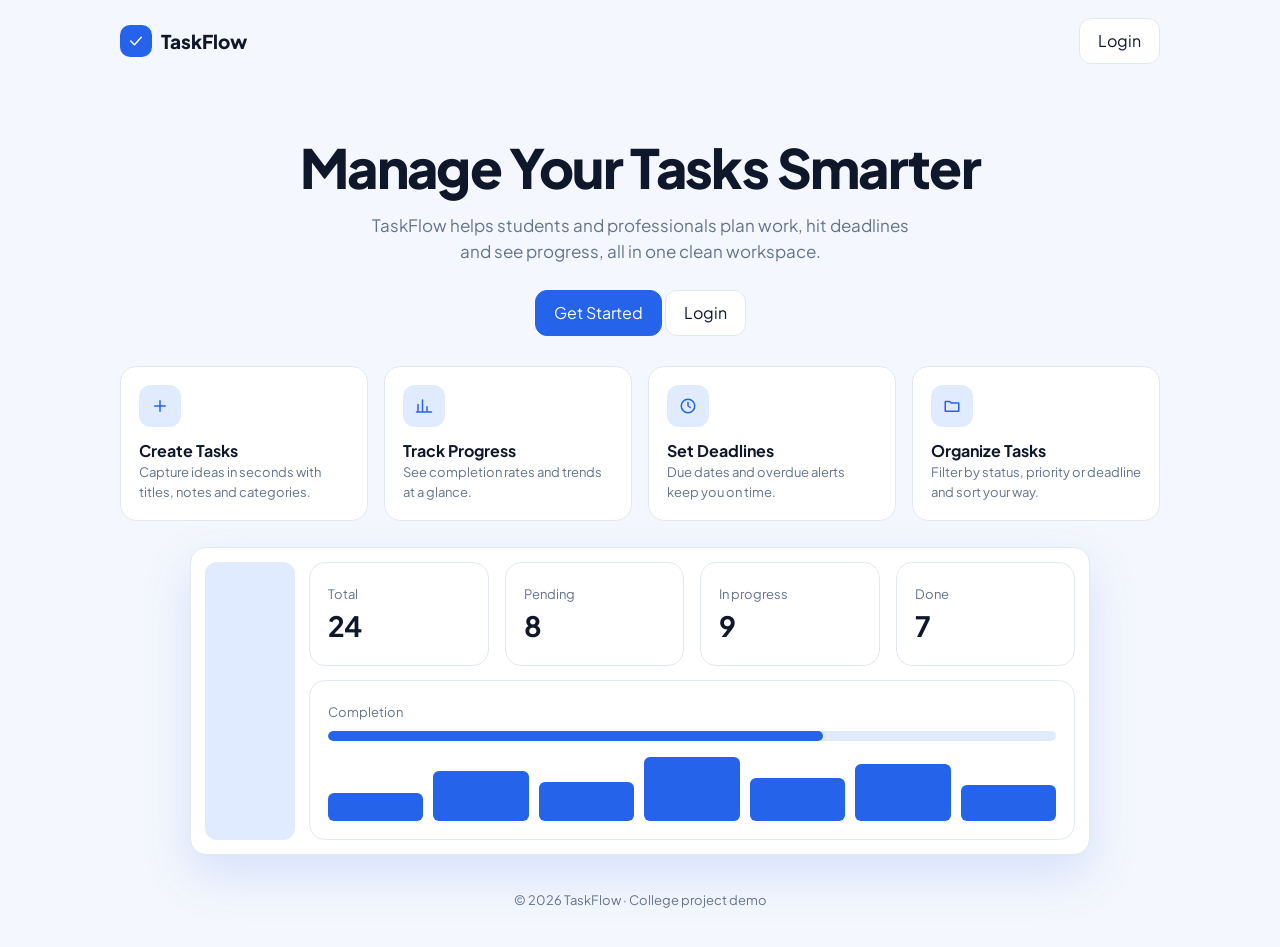
<file: TaskFlow – Task Management App.html>
<!DOCTYPE html><html lang="en"><head><meta charset="utf-8"><meta name="viewport" content="width=device-width, initial-scale=1, viewport-fit=cover"><title>TaskFlow – Task Management</title>
<link rel="stylesheet" href="https://fonts.googleapis.com/css2?family=Plus+Jakarta+Sans:wght@400;500;600;700;800&display=swap">
<style>
:root{--bg:#f4f7fd;--card:#fff;--tx:#0f172a;--mu:#64748b;--bd:#e2e8f0;--pr:#2563eb;--pl:#e0ebff;--ok:#16a34a;--wa:#d97706;--er:#dc2626;box-sizing:border-box;padding-top:env(safe-area-inset-top,0px);padding-bottom:env(safe-area-inset-bottom,0px)}
@media(prefers-color-scheme:dark){:root:not([data-theme="light"]){--bg:#0b1220;--card:#131c2e;--tx:#e8eefc;--mu:#94a3b8;--bd:#24304a;--pl:#1b2a4d}}
:root[data-theme="dark"]{--bg:#0b1220;--card:#131c2e;--tx:#e8eefc;--mu:#94a3b8;--bd:#24304a;--pl:#1b2a4d}
*{box-sizing:border-box;margin:0}html{scroll-padding-top:env(safe-area-inset-top,0px)}
body{font-family:'Plus Jakarta Sans',system-ui,sans-serif;background:var(--bg);color:var(--tx);line-height:1.5;min-height:100%}
a{color:inherit;text-decoration:none}svg.i{width:18px;height:18px;fill:none;stroke:currentColor;stroke-width:2;stroke-linecap:round;stroke-linejoin:round;flex:none}
.card{background:var(--card);border:1px solid var(--bd);border-radius:16px;padding:18px;transition:box-shadow .2s,transform .2s}
.hov:hover{box-shadow:0 8px 24px rgba(37,99,235,.13);transform:translateY(-2px)}
.btn{display:inline-flex;align-items:center;gap:8px;border:1px solid var(--bd);background:var(--card);color:var(--tx);border-radius:12px;padding:10px 18px;font:600 14px inherit;font-family:inherit;cursor:pointer;transition:.2s}
.btn:hover{border-color:var(--pr);color:var(--pr)}.btn.pri{background:var(--pr);border-color:var(--pr);color:#fff}.btn.pri:hover{background:#1d4ed8;color:#fff}.btn.dg:hover{border-color:var(--er);color:var(--er)}
.ib{border:0;background:none;color:var(--mu);padding:7px;border-radius:9px;cursor:pointer;display:grid;place-items:center;transition:.2s}.ib:hover{background:var(--pl);color:var(--pr)}
input,select,textarea{font:500 14px inherit;font-family:inherit;color:var(--tx);background:var(--card);border:1px solid var(--bd);border-radius:12px;padding:10px 12px;width:100%;transition:.2s}
input:focus,select:focus,textarea:focus,.btn:focus-visible{outline:2px solid var(--pr);outline-offset:1px}
label{display:block;font-size:13px;font-weight:600;margin:12px 0 5px}.err{color:var(--er);font-size:12px;margin-top:4px;min-height:0}
.chip{font-size:12px;font-weight:700;padding:3px 10px;border-radius:99px;background:var(--pl);color:var(--pr);white-space:nowrap}
.p-High{background:#fee2e2;color:#b91c1c}.p-Medium{background:#fef3c7;color:#b45309}.p-Low{background:#dcfce7;color:#15803d}
.s-Completed{background:#dcfce7;color:#15803d}.s-In\ Progress{background:var(--pl);color:var(--pr)}.s-To\ Do{background:#f1f5f9;color:#475569}
h1{font-size:clamp(32px,6vw,54px);line-height:1.1;letter-spacing:-.03em;font-weight:800}h2{font-size:22px;letter-spacing:-.02em}h3{font-size:16px}small,.mu{color:var(--mu);font-size:13px}
.logo{display:flex;align-items:center;gap:9px;font-weight:800;font-size:19px}.logo span{background:var(--pr);color:#fff;border-radius:10px;width:32px;height:32px;display:grid;place-items:center}
.wrap{max-width:1080px;margin:0 auto;padding:0 20px}.nav{display:flex;justify-content:space-between;align-items:center;padding:18px 0}
.hero{text-align:center;padding:56px 0 30px}.hero p{max-width:560px;margin:16px auto 26px;color:var(--mu);font-size:17px}.grid{display:grid;gap:16px}
.g4{grid-template-columns:repeat(auto-fit,minmax(210px,1fr))}.g5{grid-template-columns:repeat(auto-fit,minmax(150px,1fr))}.g2{grid-template-columns:repeat(auto-fit,minmax(300px,1fr))}
.ficon{width:42px;height:42px;border-radius:12px;background:var(--pl);color:var(--pr);display:grid;place-items:center;margin-bottom:12px}
.auth{min-height:100vh;display:grid;place-items:center;padding:20px}.auth .card{width:100%;max-width:410px;padding:28px}
.side{position:fixed;inset:0 auto 0 0;width:236px;background:var(--card);border-right:1px solid var(--bd);padding:20px 14px;display:flex;flex-direction:column;gap:4px;z-index:20;transition:transform .25s}
.side a,.side button{display:flex;align-items:center;gap:11px;padding:10px 12px;border-radius:12px;color:var(--mu);font:600 14px inherit;font-family:inherit;background:none;border:0;cursor:pointer;text-align:left;transition:.2s}
.side a:hover,.side button:hover{background:var(--pl);color:var(--pr)}.side a.on{background:var(--pr);color:#fff}
.main{margin-left:236px;padding:22px 28px 40px}.top{display:flex;align-items:center;gap:12px;justify-content:space-between;margin-bottom:22px;flex-wrap:wrap}
.menu{display:none}.stat b{font-size:28px;display:block;letter-spacing:-.02em}
.trow{display:flex;align-items:center;gap:12px;padding:12px 14px;margin-bottom:10px}.trow select{width:auto;padding:6px 8px;font-size:12px}
.trow .tt{flex:1;min-width:0}.tt b,.tt small{display:block;overflow:hidden;text-overflow:ellipsis}.dn .tt b{text-decoration:line-through;color:var(--mu)}
.ck{width:24px;height:24px;border-radius:8px;border:2px solid var(--bd);background:none;color:#fff;display:grid;place-items:center;cursor:pointer;flex:none;transition:.2s}.ck:hover{border-color:var(--pr)}.dn .ck{background:var(--ok);border-color:var(--ok)}
.bar{height:10px;background:var(--pl);border-radius:9px;overflow:hidden}.bar i{display:block;height:100%;background:var(--pr);border-radius:9px;transition:width .6s}
.tools{display:grid;grid-template-columns:2fr repeat(4,1fr);gap:10px;margin-bottom:16px}
.chart{display:flex;align-items:flex-end;gap:10px;height:170px;padding-top:8px}.chart div.c{flex:1;display:flex;flex-direction:column;justify-content:flex-end;height:100%;text-align:center}
.chart .st{display:flex;flex-direction:column;justify-content:flex-end;flex:1;gap:2px}.chart .st i{border-radius:6px;display:block;transition:height .5s}
.cal{display:grid;grid-template-columns:repeat(7,1fr);gap:6px}.cal .d{min-height:78px;border:1px solid var(--bd);border-radius:10px;padding:5px;font-size:11px;cursor:pointer;transition:.2s;overflow:hidden}.cal .d:hover{border-color:var(--pr);background:var(--pl)}.cal .d.td{border-color:var(--pr);border-width:2px}
.cal .d i{display:block;font-style:normal;background:var(--pl);color:var(--pr);border-radius:5px;padding:0 4px;margin-top:2px;white-space:nowrap;overflow:hidden;text-overflow:ellipsis}.cal .h{font-size:12px;font-weight:700;color:var(--mu);text-align:center}
.modal{position:fixed;inset:0;background:rgba(15,23,42,.5);display:grid;place-items:center;padding:16px;z-index:50;overflow:auto}.modal .card{width:100%;max-width:520px;animation:pop .2s}
@keyframes pop{from{transform:scale(.96);opacity:0}}.toast{position:fixed;bottom:calc(20px + env(safe-area-inset-bottom,0px));left:50%;transform:translateX(-50%);background:var(--tx);color:var(--bg);padding:11px 18px;border-radius:12px;font-size:14px;z-index:60;max-width:90%}
.row2{display:grid;grid-template-columns:1fr 1fr;gap:12px}.sw{display:flex;justify-content:space-between;align-items:center;padding:12px 0;border-bottom:1px solid var(--bd)}.sw input{width:20px;height:20px}
.mock{margin:26px auto 0;max-width:900px;padding:14px;box-shadow:0 20px 50px rgba(37,99,235,.15)}.mock .m{display:grid;grid-template-columns:90px 1fr;gap:14px}.mock .sb{background:var(--pl);border-radius:12px;min-height:200px}
@media(max-width:860px){.side{transform:translateX(-100%)}.side.open{transform:none;box-shadow:0 0 0 100vmax rgba(0,0,0,.4)}.main{margin-left:0;padding:16px}.menu{display:grid}.tools{grid-template-columns:1fr 1fr}.tools input{grid-column:1/-1}.trow{flex-wrap:wrap}.trow select{order:5}.cal .d{min-height:54px}.cal .d i{display:none}.mock .m{grid-template-columns:1fr}.mock .sb{display:none}}
@media(prefers-reduced-motion:reduce){*{transition:none!important;animation:none!important}}
</style></head><body><div id="app"></div><div id="ov"></div>
<script>
const $=s=>document.querySelector(s),esc=s=>String(s??'').replace(/[&<>"]/g,c=>({'&':'&amp;','<':'&lt;','>':'&gt;','"':'&quot;'}[c]));
const P={dash:'M3 3h7v9H3zM14 3h7v5h-7zM14 12h7v9h-7zM3 16h7v5H3z',list:'M8 6h13M8 12h13M8 18h13M3 6h.01M3 12h.01M3 18h.01',plus:'M12 5v14M5 12h14',cal:'M3 5h18v16H3zM3 10h18M8 3v4M16 3v4',chart:'M4 20V10M10 20V4M16 20v-7M22 20H2',user:'M12 12a4 4 0 100-8 4 4 0 000 8zM4 21a8 8 0 0116 0',gear:'M12 15a3 3 0 100-6 3 3 0 000 6zM19 12h3M2 12h3M12 2v3M12 19v3M5 5l2 2M17 17l2 2M19 5l-2 2M7 17l-2 2',out:'M9 21H4V3h5M16 17l5-5-5-5M21 12H9',bell:'M6 8a6 6 0 0112 0c0 7 3 9 3 9H3s3-2 3-9M10 21h4',search:'M11 18a7 7 0 100-14 7 7 0 000 14zM21 21l-5-5',check:'M5 12l5 5 9-10',trash:'M4 7h16M9 7V4h6v3M6 7l1 14h10l1-14',edit:'M4 20h4L20 8l-4-4L4 16z',menu:'M3 6h18M3 12h18M3 18h18',moon:'M21 13A9 9 0 1111 3a7 7 0 0010 10z',clock:'M12 21a9 9 0 100-18 9 9 0 000 18zM12 7v5l3 2',folder:'M3 6h6l2 2h10v11H3z'};
const ic=n=>`<svg class="i" viewBox="0 0 24 24"><path d="${P[n]}"/></svg>`;
const off=n=>{const d=new Date();d.setDate(d.getDate()+n);return d.getFullYear()+'-'+String(d.getMonth()+1).padStart(2,'0')+'-'+String(d.getDate()).padStart(2,'0')};
const fmt=s=>new Date(s+'T00:00').toLocaleDateString('en',{month:'short',day:'numeric'});
const ST=['To Do','In Progress','Completed'],PR=['Low','Medium','High'],CATS=['Study','Work','Personal','Health','Project'];
function seed(){return [['Finish DBMS assignment','Normalize the schema to 3NF and write the report.','In Progress','High','Study',1,-6],['Team stand-up notes','Summarise progress and blockers for the sprint review.','Completed','Low','Work',-1,-5],['Submit internship application','Attach resume and cover letter.','To Do','High','Personal',-2,-4],['Design login screen','Create wireframes for the auth flow.','In Progress','Medium','Project',3,-4],['Gym session','Leg day, 45 minutes.','To Do','Low','Health',0,-3],['Prepare project demo','Rehearse the 10-minute demo and record a backup video.','To Do','High','Project',4,-3],['Read OS chapter 5','Scheduling algorithms; make short notes.','Completed','Medium','Study',-3,-9],['Fix API bug #42','Task update endpoint returns 500 on empty description.','In Progress','High','Work',2,-2],['Plan weekend trip','Book tickets and split costs.','To Do','Low','Personal',6,-1],['Quarterly report draft','First draft of metrics and highlights.','To Do','Medium','Work',9,0]].map((t,i)=>({id:'t'+(i+1),title:t[0],description:t[1],status:t[2],priority:t[3],category:t[4],due:off(t[5]),created:off(t[6])}))}
function load(){try{const r=localStorage.getItem('tf1');if(r)return JSON.parse(r)}catch(e){}return{users:[{name:'Alex Johnson',email:'demo@taskflow.app',pw:'demo123',role:'Student'}],user:null,tasks:seed(),set:{email:true,browser:true,overdue:true,theme:'system'}}}
let S=load(),F={q:'',st:'',pr:'',dl:'',sort:'due'},CM=new Date(),RANGE='week';CM.setDate(1);
const save=()=>{try{localStorage.setItem('tf1',JSON.stringify(S))}catch(e){}};
/* API layer: swap these bodies with fetch('/api/tasks') calls to connect a real backend + database */
const api={async list(){return S.tasks},async create(t){t.id='t'+Date.now();t.created=off(0);S.tasks.unshift(t);save();return t},async update(id,p){const t=S.tasks.find(x=>x.id===id);Object.assign(t,p);save();return t},async remove(id){S.tasks=S.tasks.filter(x=>x.id!==id);save()}};
const cur=()=>S.users.find(u=>u.email===S.user),T=off(0),od=t=>t.status!=='Completed'&&t.due<T,byId=id=>S.tasks.find(t=>t.id===id);
const cnt=()=>({all:S.tasks.length,todo:S.tasks.filter(t=>t.status==='To Do').length,prog:S.tasks.filter(t=>t.status==='In Progress').length,done:S.tasks.filter(t=>t.status==='Completed').length,over:S.tasks.filter(od).length});
function toast(m){const e=document.createElement('div');e.className='toast';e.textContent=m;document.body.append(e);setTimeout(()=>e.remove(),2600)}
function theme(){const r=document.documentElement;S.set.theme==='system'?r.removeAttribute('data-theme'):r.dataset.theme=S.set.theme}
/* views */
const logo='<div class="logo"><span>'+ic('check')+'</span>TaskFlow</div>';
function landing(){const f=[['plus','Create Tasks','Capture ideas in seconds with titles, notes and categories.'],['chart','Track Progress','See completion rates and trends at a glance.'],['clock','Set Deadlines','Due dates and overdue alerts keep you on time.'],['folder','Organize Tasks','Filter by status, priority or deadline and sort your way.']];
return `<div class="wrap"><div class="nav">${logo}<div><a class="btn" href="#/login">Login</a></div></div>
<section class="hero"><h1>Manage Your Tasks Smarter</h1><p>TaskFlow helps students and professionals plan work, hit deadlines and see progress, all in one clean workspace.</p><a class="btn pri" href="#/signup">Get Started</a> <a class="btn" href="#/login">Login</a></section>
<div class="grid g4">${f.map(x=>`<div class="card hov"><div class="ficon">${ic(x[0])}</div><h3>${x[1]}</h3><p class="mu">${x[2]}</p></div>`).join('')}</div>
<div class="card mock"><div class="m"><div class="sb"></div><div><div class="grid g5" style="grid-template-columns:repeat(4,1fr)">${[['24','Total'],['8','Pending'],['9','In progress'],['7','Done']].map(s=>`<div class="card stat"><small>${s[1]}</small><b>${s[0]}</b></div>`).join('')}</div><div class="card" style="margin-top:14px"><small>Completion</small><div class="bar" style="margin-top:8px"><i style="width:68%"></i></div><div class="chart" style="height:80px">${[40,70,55,90,60,80,50].map(h=>`<div class="c"><div class="st"><i style="height:${h}%;background:var(--pr)"></i></div></div>`).join('')}</div></div></div></div></div>
<p class="mu" style="text-align:center;padding:36px 0">© 2026 TaskFlow · College project demo</p></div>`}
function auth(m){const s=m==='signup';return `<div class="auth"><div class="card"><div style="margin-bottom:18px">${logo}</div><h2>${s?'Create your account':'Welcome back'}</h2><p class="mu">${s?'Start organizing your tasks today.':'Log in to continue. Demo: demo@taskflow.app / demo123'}</p>
<form id="f-${m}" novalidate>${s?'<label>Name</label><input name="name" autocomplete="name">':''}<label>Email</label><input name="email" type="email" ${s?'':'value="demo@taskflow.app"'}><label>Password</label><input name="pw" type="password" ${s?'':'value="demo123"'}>${s?'<label>Confirm password</label><input name="pw2" type="password">':''}<div class="err" id="e"></div>
<button class="btn pri" style="width:100%;justify-content:center;margin-top:16px">${s?'Register':'Login'}</button></form>
<p class="mu" style="margin-top:14px;text-align:center">${s?'':'<a href="#" data-a="forgot" style="color:var(--pr)">Forgot password?</a> · '}${s?'Have an account? <a href="#/login" style="color:var(--pr)">Login</a>':'New here? <a href="#/signup" style="color:var(--pr)">Sign up</a>'}</p></div></div>`}
const NAV=[['dashboard','dash','Dashboard'],['tasks','list','My Tasks'],['new','plus','Create Task'],['calendar','cal','Calendar'],['analytics','chart','Analytics'],['profile','user','Profile'],['settings','gear','Settings']];
function shell(pg,body){const u=cur(),o=cnt().over;return `<nav class="side" id="side"><div style="padding:4px 8px 16px">${logo}</div>${NAV.map(n=>n[0]==='new'?`<button data-a="add">${ic(n[1])}${n[2]}</button>`:`<a href="#/${n[0]}" class="${pg===n[0]||(pg==='task'&&n[0]==='tasks')?'on':''}">${ic(n[1])}${n[2]}</a>`).join('')}<button data-a="logout" style="margin-top:auto">${ic('out')}Logout</button></nav>
<main class="main"><div class="top"><button class="ib menu" data-a="menu" aria-label="Menu">${ic('menu')}</button><div style="flex:1"></div><button class="ib" data-a="theme" aria-label="Toggle dark mode">${ic('moon')}</button><button class="ib" data-a="notif" aria-label="Notifications" style="position:relative">${ic('bell')}${o?`<span style="position:absolute;top:2px;right:2px;background:var(--er);color:#fff;font-size:10px;border-radius:9px;padding:0 5px">${o}</span>`:''}</button><div class="chip" style="padding:6px 12px">${esc(u.name)}</div></div>${body}</main>`}
const tr=t=>`<div class="card trow hov ${t.status==='Completed'?'dn':''}"><button class="ck" data-a="done" data-id="${t.id}" aria-label="Toggle complete">${ic('check')}</button><a class="tt" href="#/task/${t.id}"><b>${esc(t.title)}</b><small>${esc(t.category)} · Due ${fmt(t.due)}${od(t)?' · <span style="color:var(--er)">Overdue</span>':''}</small></a><span class="chip p-${t.priority}">${t.priority}</span><select data-st="${t.id}">${ST.map(s=>`<option ${s===t.status?'selected':''}>${s}</option>`).join('')}</select><button class="ib" data-a="edit" data-id="${t.id}" aria-label="Edit">${ic('edit')}</button><button class="ib" data-a="del" data-id="${t.id}" aria-label="Delete">${ic('trash')}</button></div>`;
const empty='<div class="card mu" style="text-align:center">No tasks here yet. Use "Add New Task" to create one.</div>';
function dashboard(){const c=cnt(),pc=c.all?Math.round(c.done/c.all*100):0,R=52,L=2*Math.PI*R,rec=[...S.tasks].sort((a,b)=>b.created.localeCompare(a.created)).slice(0,4),up=S.tasks.filter(t=>t.status!=='Completed'&&t.due>=T).sort((a,b)=>a.due.localeCompare(b.due)).slice(0,4);
const st=[['Total Tasks',c.all,'list'],['Pending',c.todo,'clock'],['In Progress',c.prog,'chart'],['Completed',c.done,'check'],['Overdue',c.over,'bell']];
return `<div class="top" style="margin-top:-8px"><div><h2>Welcome back, ${esc(cur().name.split(' ')[0])} 👋</h2><p class="mu">Here's what's on your plate today.</p></div><button class="btn pri" data-a="add">${ic('plus')}Add New Task</button></div>
<div class="grid g5">${st.map(s=>`<div class="card stat hov"><div class="ficon" style="width:34px;height:34px;margin-bottom:8px">${ic(s[2])}</div><small>${s[0]}</small><b style="${s[0]==='Overdue'&&s[1]?'color:var(--er)':''}">${s[1]}</b></div>`).join('')}</div>
<div class="grid g2" style="margin-top:16px"><div class="card" style="display:flex;align-items:center;gap:22px"><svg width="130" height="130" viewBox="0 0 130 130"><circle cx="65" cy="65" r="${R}" fill="none" stroke="var(--pl)" stroke-width="13"/><circle cx="65" cy="65" r="${R}" fill="none" stroke="var(--pr)" stroke-width="13" stroke-linecap="round" stroke-dasharray="${L*pc/100} ${L}" transform="rotate(-90 65 65)"/><text x="65" y="72" text-anchor="middle" font-size="24" font-weight="800" fill="var(--tx)">${pc}%</text></svg><div><h3>Task completion</h3><p class="mu">${c.done} of ${c.all} tasks completed.</p><a href="#/analytics" style="color:var(--pr);font-weight:600;font-size:14px">View analytics</a></div></div>
<div class="card"><h3 style="margin-bottom:10px">Upcoming deadlines</h3>${up.map(t=>`<a href="#/task/${t.id}" class="sw"><span>${esc(t.title)}</span><span class="chip">${t.due===T?'Today':fmt(t.due)}</span></a>`).join('')||'<p class="mu">Nothing due soon.</p>'}</div></div>
<h3 style="margin:22px 0 10px">Recent tasks</h3>${rec.map(tr).join('')}`}
function tasks(){return `<div class="top" style="margin-top:-8px"><h2>My Tasks</h2><button class="btn pri" data-a="add">${ic('plus')}Add New Task</button></div>
<div class="tools"><input id="q" placeholder="Search tasks…" value="${esc(F.q)}"><select id="fs"><option value="">All statuses</option>${ST.map(s=>`<option ${F.st===s?'selected':''}>${s}</option>`).join('')}</select><select id="fp"><option value="">All priorities</option>${PR.map(s=>`<option ${F.pr===s?'selected':''}>${s}</option>`).join('')}</select><select id="fd"><option value="">Any deadline</option><option value="over" ${F.dl==='over'?'selected':''}>Overdue</option><option value="today" ${F.dl==='today'?'selected':''}>Due today</option><option value="week" ${F.dl==='week'?'selected':''}>Next 7 days</option></select><select id="so">${[['due','Sort: Due date'],['pri','Sort: Priority'],['new','Sort: Newest'],['az','Sort: Title A–Z']].map(o=>`<option value="${o[0]}" ${F.sort===o[0]?'selected':''}>${o[1]}</option>`).join('')}</select></div><div id="list"></div>`}
function renderList(){const l=$('#list');if(!l)return;const q=F.q.toLowerCase(),w=off(7),rk={High:0,Medium:1,Low:2};
let a=S.tasks.filter(t=>(!q||(t.title+t.description+t.category).toLowerCase().includes(q))&&(!F.st||t.status===F.st)&&(!F.pr||t.priority===F.pr)&&(!F.dl||(F.dl==='over'?od(t):F.dl==='today'?t.due===T:t.due>=T&&t.due<=w)));
a.sort((x,y)=>F.sort==='pri'?rk[x.priority]-rk[y.priority]:F.sort==='new'?y.created.localeCompare(x.created):F.sort==='az'?x.title.localeCompare(y.title):x.due.localeCompare(y.due));l.innerHTML=a.map(tr).join('')||empty}
function task(id){const t=byId(id);if(!t)return '<p>Task not found. <a href="#/tasks" style="color:var(--pr)">Back to tasks</a></p>';const f=(k,v)=>`<div><small>${k}</small><div style="font-weight:600">${v}</div></div>`;
return `<a href="#/tasks" class="mu">← Back to tasks</a><div class="card" style="margin-top:12px;max-width:720px"><div style="display:flex;gap:10px;flex-wrap:wrap;margin-bottom:8px"><span class="chip s-${t.status}">${t.status}</span><span class="chip p-${t.priority}">${t.priority} priority</span>${od(t)?'<span class="chip p-High">Overdue</span>':''}</div><h2>${esc(t.title)}</h2><p style="margin:12px 0 18px" class="mu">${esc(t.description)||'No description.'}</p>
<div class="row2" style="margin-bottom:20px">${f('Category',esc(t.category))}${f('Status',t.status)}${f('Due date',fmt(t.due))}${f('Created',fmt(t.created))}</div><div style="display:flex;gap:10px;flex-wrap:wrap"><button class="btn pri" data-a="done" data-id="${t.id}">${ic('check')}${t.status==='Completed'?'Reopen':'Mark as completed'}</button><button class="btn" data-a="edit" data-id="${t.id}">${ic('edit')}Edit</button><button class="btn dg" data-a="del" data-id="${t.id}">${ic('trash')}Delete</button></div></div>`}
function calendar(){const y=CM.getFullYear(),m=CM.getMonth(),n=new Date(y,m+1,0).getDate(),s=CM.getDay();let h=['S','M','T','W','T','F','S'].map(d=>`<div class="h">${d}</div>`).join('')+'<div></div>'.repeat(s);
for(let d=1;d<=n;d++){const k=y+'-'+String(m+1).padStart(2,'0')+'-'+String(d).padStart(2,'0'),ts=S.tasks.filter(t=>t.due===k);h+=`<div class="d ${k===T?'td':''}" data-a="addd" data-d="${k}"><b>${d}</b>${ts.slice(0,2).map(t=>`<i>${esc(t.title)}</i>`).join('')}${ts.length>2?`<i>+${ts.length-2}</i>`:''}</div>`}
return `<div class="top" style="margin-top:-8px"><h2>${CM.toLocaleDateString('en',{month:'long',year:'numeric'})}</h2><div><button class="btn" data-a="cprev">←</button> <button class="btn" data-a="cnext">→</button></div></div><div class="card"><div class="cal">${h}</div></div><p class="mu" style="margin-top:10px">Click a day to add a task due that date.</p>`}
function analytics(){const c=cnt(),pc=c.all?Math.round(c.done/c.all*100):0,w=RANGE==='week',N=w?7:4,step=w?1:7,B=[];
for(let i=0;i<N;i++){const a=off(-(w?N-1-i:(N-1-i)*7-6)),b=off(-(w?N-1-i:(N-1-i)*7-6)+step-1),ts=S.tasks.filter(t=>t.due>=a&&t.due<=b);B.push({l:w?new Date(a+'T00:00').toLocaleDateString('en',{weekday:'short'}):'Wk '+(i+1),d:ts.filter(t=>t.status==='Completed').length,p:ts.filter(t=>t.status!=='Completed').length})}
const mx=Math.max(1,...B.map(b=>b.d+b.p)),ov=S.tasks.filter(od);
return `<div class="top" style="margin-top:-8px"><h2>Analytics</h2><div><button class="btn ${w?'pri':''}" data-a="range" data-r="week">Weekly</button> <button class="btn ${w?'':'pri'}" data-a="range" data-r="month">Monthly</button></div></div>
<div class="card"><div style="display:flex;justify-content:space-between"><h3>Overall progress</h3><b>${pc}%</b></div><div class="bar" style="margin:10px 0"><i style="width:${pc}%"></i></div><div style="display:flex;gap:8px;flex-wrap:wrap"><span class="chip s-To\ Do">${c.todo} to do</span><span class="chip s-In\ Progress">${c.prog} in progress</span><span class="chip s-Completed">${c.done} completed</span><span class="chip p-High">${c.over} overdue</span></div></div>
<div class="grid g2" style="margin-top:16px"><div class="card"><h3>Completed vs pending (${w?'last 7 days':'last 4 weeks'})</h3><p class="mu" style="margin-bottom:6px">Tasks grouped by due date.</p><div class="chart">${B.map(b=>`<div class="c"><div class="st"><i style="height:${b.p/mx*100}%;background:#93c5fd" title="${b.p} pending"></i><i style="height:${b.d/mx*100}%;background:var(--pr)" title="${b.d} done"></i></div><small>${b.l}</small></div>`).join('')}</div><p class="mu" style="margin-top:8px"><span style="color:var(--pr)">■</span> Completed &nbsp;<span style="color:#93c5fd">■</span> Pending</p></div>
<div class="card"><h3 style="margin-bottom:8px">Overdue notifications</h3>${ov.map(t=>`<a href="#/task/${t.id}" class="sw"><span>${esc(t.title)}</span><span class="chip p-High">${fmt(t.due)}</span></a>`).join('')||'<p class="mu">You are all caught up. No overdue tasks.</p>'}</div></div>`}
function profile(){const u=cur();return `<h2 style="margin-bottom:16px">Profile</h2><div class="grid g2"><form class="card" id="f-profile"><h3>Edit profile</h3><label>Name</label><input name="name" value="${esc(u.name)}"><label>Email</label><input name="email" type="email" value="${esc(u.email)}"><label>Role</label><select name="role">${['Student','Professional'].map(r=>`<option ${u.role===r?'selected':''}>${r}</option>`).join('')}</select><div class="err"></div><button class="btn pri" style="margin-top:14px">Save changes</button></form>
<form class="card" id="f-pw"><h3>Change password</h3><label>Current password</label><input name="c" type="password"><label>New password</label><input name="n" type="password"><label>Confirm new password</label><input name="n2" type="password"><div class="err"></div><button class="btn pri" style="margin-top:14px">Update password</button></form></div>`}
function settings(){const s=S.set,sw=(k,l)=>`<label class="sw" style="margin:0;font-weight:500">${l}<input type="checkbox" data-set="${k}" ${s[k]?'checked':''}></label>`;
return `<h2 style="margin-bottom:16px">Settings</h2><div class="grid g2"><div class="card"><h3>Notifications</h3>${sw('email','Email reminders for deadlines')}${sw('browser','Browser notifications')}${sw('overdue','Overdue task alerts')}</div><div class="card"><h3>Theme</h3><label>Appearance</label><select id="th">${['system','light','dark'].map(t=>`<option ${s.theme===t?'selected':''}>${t}</option>`).join('')}</select><button class="btn dg" data-a="logout" style="margin-top:22px">${ic('out')}Logout</button></div></div>`}
const V={dashboard,tasks,task,calendar,analytics,profile,settings};
function render(){theme();const pg=(location.hash.slice(2)||'').split('/'),p=pg[0],a=$('#app');
if(V[p]){if(!cur()){location.hash='#/login';return}a.innerHTML=shell(p,V[p](pg[1]));p==='tasks'&&renderList()}
else if(p==='login'||p==='signup'){if(cur()){location.hash='#/dashboard';return}a.innerHTML=auth(p)}else a.innerHTML=landing();scrollTo(0,0)}
/* task form modal */
function modal(t,d){t=t||{};$('#ov').innerHTML=`<div class="modal" data-a="close"><form class="card" id="f-task" data-id="${t.id||''}"><h2>${t.id?'Edit task':'New task'}</h2><label>Title</label><input name="title" value="${esc(t.title)}"><label>Description</label><textarea name="description" rows="3">${esc(t.description)}</textarea>
<div class="row2"><div><label>Status</label><select name="status">${ST.map(s=>`<option ${s===(t.status||'To Do')?'selected':''}>${s}</option>`).join('')}</select></div><div><label>Priority</label><select name="priority">${PR.map(s=>`<option ${s===(t.priority||'Medium')?'selected':''}>${s}</option>`).join('')}</select></div><div><label>Category</label><input name="category" list="cats" value="${esc(t.category||'Study')}"><datalist id="cats">${CATS.map(c=>`<option>${c}</option>`).join('')}</datalist></div><div><label>Due date</label><input name="due" type="date" value="${t.due||d||off(1)}"></div></div><div class="err"></div><div style="display:flex;gap:10px;justify-content:flex-end;margin-top:18px"><button type="button" class="btn" data-a="close">Cancel</button><button class="btn pri">${t.id?'Save changes':'Create task'}</button></div></form></div>`;$('#f-task input').focus()}
const close=()=>$('#ov').innerHTML='';
async function setStatus(id,s){await api.update(id,{status:s});render();toast(s==='Completed'?'Task completed':'Status updated')}
document.addEventListener('click',async e=>{const b=e.target.closest('[data-a]');if(!b)return;const a=b.dataset.a,id=b.dataset.id;
if(a==='close'){if(e.target!==b&&b.classList.contains('modal'))return;close()}
else if(a==='add'){modal();$('#side')?.classList.remove('open')}else if(a==='addd')modal(null,b.dataset.d);else if(a==='edit')modal(byId(id));
else if(a==='done'){const t=byId(id);setStatus(id,t.status==='Completed'?'To Do':'Completed')}
else if(a==='del'){if(confirm('Delete this task?')){await api.remove(id);close();if(location.hash.startsWith('#/task/'))location.hash='#/tasks';else render();toast('Task deleted')}}
else if(a==='logout'){S.user=null;save();location.hash='#/login';render()}else if(a==='menu')$('#side').classList.toggle('open');
else if(a==='theme'){S.set.theme=document.documentElement.dataset.theme==='dark'?'light':'dark';save();theme()}
else if(a==='notif'){const o=S.tasks.filter(od);toast(o.length?`${o.length} overdue: ${o.map(t=>t.title).slice(0,2).join(', ')}${o.length>2?'…':''}`:'No overdue tasks')}
else if(a==='cprev'||a==='cnext'){CM.setMonth(CM.getMonth()+(a==='cnext'?1:-1));render()}else if(a==='range'){RANGE=b.dataset.r;render()}
else if(a==='forgot'){e.preventDefault();toast('Demo only: a reset link would be emailed here')}});
document.addEventListener('change',e=>{const t=e.target;if(t.dataset.st)setStatus(t.dataset.st,t.value);
else if(t.id==='fs'){F.st=t.value;renderList()}else if(t.id==='fp'){F.pr=t.value;renderList()}else if(t.id==='fd'){F.dl=t.value;renderList()}else if(t.id==='so'){F.sort=t.value;renderList()}
else if(t.dataset.set){S.set[t.dataset.set]=t.checked;save();toast('Settings saved');if(t.checked&&t.dataset.set==='browser'&&window.Notification)try{Notification.requestPermission()}catch(x){}}
else if(t.id==='th'){S.set.theme=t.value;save();theme()}});
document.addEventListener('input',e=>{if(e.target.id==='q'){F.q=e.target.value;renderList()}});
document.addEventListener('keydown',e=>{if(e.key==='Escape')close()});
document.addEventListener('submit',async e=>{e.preventDefault();const f=e.target,d=Object.fromEntries(new FormData(f)),er=f.querySelector('.err'),bad=m=>{er.textContent=m},mail=/^\S+@\S+\.\S+$/;
if(f.id==='f-login'){const u=S.users.find(x=>x.email===d.email.trim().toLowerCase()&&x.pw===d.pw);if(!mail.test(d.email))return bad('Enter a valid email address.');if(!u)return bad('Email or password is incorrect.');S.user=u.email;save();location.hash='#/dashboard';render()}
else if(f.id==='f-signup'){if(!d.name.trim())return bad('Enter your name.');if(!mail.test(d.email))return bad('Enter a valid email address.');if(d.pw.length<6)return bad('Password needs at least 6 characters.');if(d.pw!==d.pw2)return bad('Passwords do not match.');if(S.users.some(x=>x.email===d.email.toLowerCase()))return bad('An account with this email already exists.');
S.users.push({name:d.name.trim(),email:d.email.toLowerCase(),pw:d.pw,role:'Student'});S.user=d.email.toLowerCase();save();location.hash='#/dashboard';render();toast('Account created')}
else if(f.id==='f-task'){if(!d.title.trim())return bad('Give the task a title.');if(!d.due)return bad('Pick a due date.');d.title=d.title.trim();d.category=d.category.trim()||'General';const id=f.dataset.id;id?await api.update(id,d):await api.create(d);close();render();toast(id?'Task updated':'Task created')}
else if(f.id==='f-profile'){if(!d.name.trim()||!mail.test(d.email))return bad('Enter a name and a valid email.');const u=cur();Object.assign(u,{name:d.name.trim(),email:d.email.toLowerCase(),role:d.role});S.user=u.email;save();render();toast('Profile saved')}
else if(f.id==='f-pw'){const u=cur();if(d.c!==u.pw)return bad('Current password is incorrect.');if(d.n.length<6)return bad('New password needs at least 6 characters.');if(d.n!==d.n2)return bad('Passwords do not match.');u.pw=d.n;save();f.reset();toast('Password updated')}});
addEventListener('hashchange',render);render();
</script></body></html>
</file>
